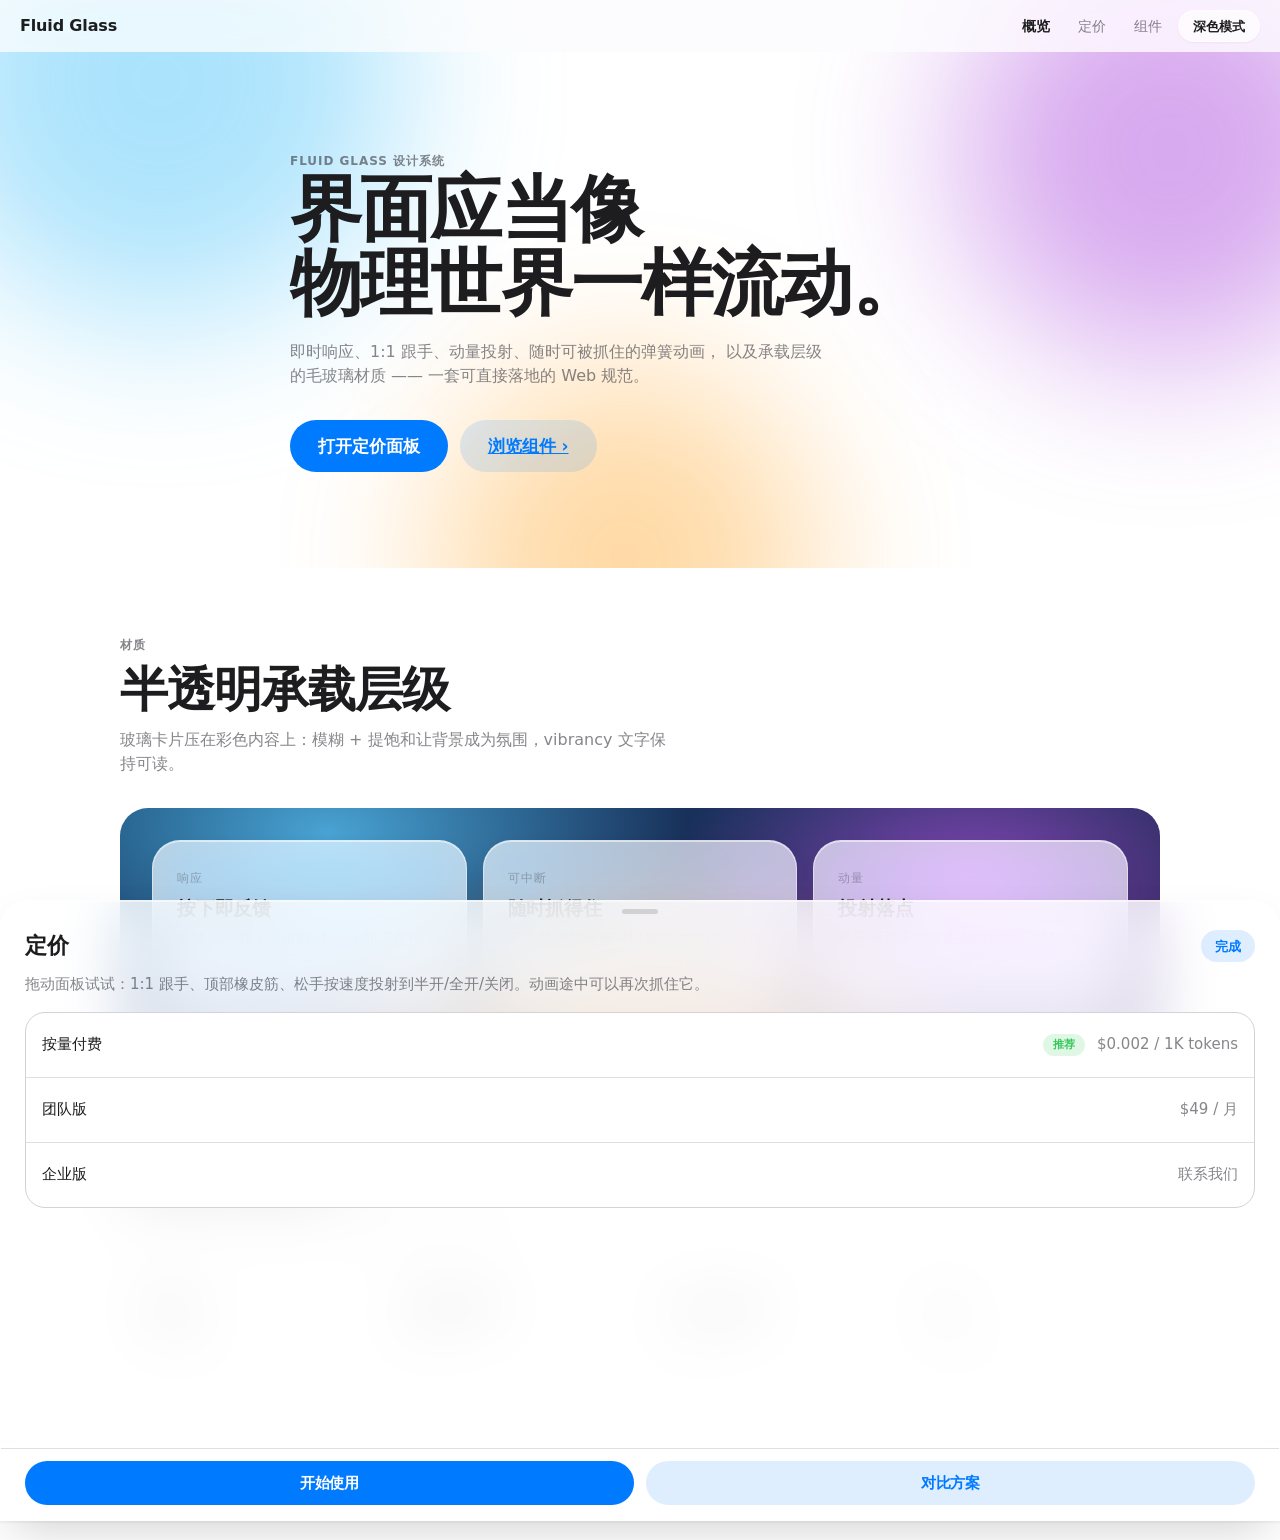
<file: ui_kits/website/index.html>
<!doctype html>
<html lang="zh-CN">
<head>
<meta charset="utf-8">
<meta name="viewport" content="width=device-width, initial-scale=1">
<title>Fluid Glass — 完整网页示例</title>
<link rel="stylesheet" href="../../tokens.css">
<link rel="stylesheet" href="../../materials.css">
<link rel="stylesheet" href="../../components.css">
<style>
  /* ── 页面布局 ── */
  .container { max-width: 1040px; margin: 0 auto; padding: 0 calc(var(--spacing) * 6); }

  /* hero：彩色光斑压在底下，让上方玻璃导航的模糊肉眼可见 */
  .hero {
    position: relative;
    overflow: hidden;
    padding: 148px 0 96px;
  }
  .orb { position: absolute; border-radius: 50%; filter: blur(80px); opacity: .5; pointer-events: none; }
  .orb-1 { width: 480px; height: 480px; top: -160px; left: -80px; background: #5ac8fa; }
  .orb-2 { width: 420px; height: 420px; top: -60px; right: -100px; background: #af52de; }
  .orb-3 { width: 380px; height: 380px; bottom: -180px; left: 34%; background: #ff9500; opacity: .35; }
  .dark .orb { opacity: .28; }
  .hero-inner { position: relative; max-width: 700px; }
  .hero h1 { margin: 0 0 calc(var(--spacing) * 5); }
  .hero p { margin: 0 0 calc(var(--spacing) * 8); max-width: 34em; color: var(--label-secondary); }
  .hero-actions { display: flex; gap: calc(var(--spacing) * 3); flex-wrap: wrap; }

  .section { padding: calc(var(--spacing) * 16) 0; }
  .section-head { max-width: 560px; margin-bottom: calc(var(--spacing) * 8); }
  .section-head h2 { margin: calc(var(--spacing) * 2) 0 calc(var(--spacing) * 3); }
  .section-head p { margin: 0; color: var(--label-secondary); }

  /* 玻璃卡片区：卡片压在渐变带上 */
  .feature-band {
    position: relative; overflow: hidden;
    border-radius: var(--radius-xl);
    padding: calc(var(--spacing) * 8);
    background:
      radial-gradient(600px 320px at 20% 10%, rgba(90, 200, 250, .75) 0%, transparent 60%),
      radial-gradient(520px 300px at 82% 30%, rgba(175, 82, 222, .7) 0%, transparent 58%),
      radial-gradient(640px 400px at 50% 110%, rgba(255, 149, 0, .55) 0%, transparent 56%),
      linear-gradient(165deg, #123a63, #241c46);
  }
  .feature-grid { display: grid; grid-template-columns: repeat(auto-fit, minmax(240px, 1fr)); gap: calc(var(--spacing) * 4); }
  .feature-grid .card-glass h3 { margin: calc(var(--spacing) * 2) 0 calc(var(--spacing) * 2); }
  .feature-grid .card-glass p { margin: 0; }

  .stats { display: grid; grid-template-columns: repeat(auto-fit, minmax(200px, 1fr)); gap: calc(var(--spacing) * 4); }
  .stat-num { display: block; margin-bottom: calc(var(--spacing) * 1); }

  footer {
    border-top: 1px solid var(--separator);
    padding: calc(var(--spacing) * 8) 0 calc(var(--spacing) * 12);
    color: var(--label-tertiary);
  }

  /* sheet 内部布局 */
  .sheet { height: 620px; max-height: 85vh; }
</style>
</head>
<body>

<nav class="navbar material-chrome scroll-edge" id="navbar">
  <a class="navbar-brand" href="#">Fluid Glass</a>
  <div class="navbar-rail">
    <a class="navbar-link is-active" href="#">概览</a>
    <a class="navbar-link" href="#pricing">定价</a>
    <a class="navbar-link" href="../../preview/components.html">组件</a>
    <button class="btn btn-sm btn-glass" id="theme-toggle" type="button">深色模式</button>
  </div>
</nav>

<header class="hero">
  <div class="orb orb-1"></div>
  <div class="orb orb-2"></div>
  <div class="orb orb-3"></div>
  <div class="container hero-inner">
    <span class="text-eyebrow">Fluid Glass 设计系统</span>
    <h1 class="text-display-xl">界面应当像
      <br>物理世界一样流动。</h1>
    <p class="text-body">
      即时响应、1:1 跟手、动量投射、随时可被抓住的弹簧动画，
      以及承载层级的毛玻璃材质 —— 一套可直接落地的 Web 规范。
    </p>
    <div class="hero-actions">
      <button class="btn btn-filled btn-lg" id="open-sheet" type="button">打开定价面板</button>
      <a class="btn btn-tinted btn-lg" href="../../preview/components.html">浏览组件 ›</a>
    </div>
  </div>
</header>

<section class="section">
  <div class="container">
    <div class="section-head">
      <span class="text-eyebrow">材质</span>
      <h2 class="text-display">半透明承载层级</h2>
      <p class="text-body">玻璃卡片压在彩色内容上：模糊 + 提饱和让背景成为氛围，vibrancy 文字保持可读。</p>
    </div>
    <div class="feature-band">
      <div class="feature-grid">
        <div class="card card-glass">
          <span class="text-eyebrow vibrancy-tertiary">响应</span>
          <h3 class="text-title-3 vibrancy-primary">按下即反馈</h3>
          <p class="text-callout vibrancy-secondary">反馈发生在 pointer-down 而不是松手，延迟一出现，直接感就断崖式消失。</p>
        </div>
        <div class="card card-glass">
          <span class="text-eyebrow vibrancy-tertiary">可中断</span>
          <h3 class="text-title-3 vibrancy-primary">随时抓得住</h3>
          <p class="text-callout vibrancy-secondary">正在关闭的面板可以被再次抓住并反向拖动 —— 动画永远从当前呈现值出发。</p>
        </div>
        <div class="card card-glass">
          <span class="text-eyebrow vibrancy-tertiary">动量</span>
          <h3 class="text-title-3 vibrancy-primary">投射落点</h3>
          <p class="text-callout vibrancy-secondary">松手后按手势要去的方向决定吸附点，快甩即抛出，轻放即归位。</p>
        </div>
      </div>
    </div>
  </div>
</section>

<section class="section" id="pricing" style="padding-top:0">
  <div class="container">
    <div class="section-head">
      <span class="text-eyebrow">规模</span>
      <h2 class="text-display">安静的数字</h2>
      <p class="text-body">数据用等宽数字与发丝线呈现，静息态阴影保持耳语级。</p>
    </div>
    <div class="stats">
      <div class="card">
        <span class="stat-num text-title-1 text-nums">40+</span>
        <span class="text-footnote text-secondary">上游服务商</span>
      </div>
      <div class="card">
        <span class="stat-num text-title-1 text-nums">99.9%</span>
        <span class="text-footnote text-secondary">可用性</span>
      </div>
      <div class="card">
        <span class="stat-num text-title-1 text-nums">12 ms</span>
        <span class="text-footnote text-secondary">转发开销</span>
      </div>
      <div class="card">
        <span class="stat-num text-title-1 text-nums">6</span>
        <span class="text-footnote text-secondary">界面语言</span>
      </div>
    </div>
  </div>
</section>

<footer>
  <div class="container text-footnote">
    Fluid Glass · 参考 Apple《Designing Fluid Interfaces》· 演示页面
  </div>
</footer>

<!-- 模态：遮罩 + 底部面板 -->
<div class="scrim" id="scrim"></div>
<section class="sheet" id="sheet" role="dialog" aria-modal="true" aria-label="定价面板" aria-hidden="true">
  <div class="sheet-grabber"></div>
  <div class="sheet-header">
    <h3 class="text-title-2" style="margin:0">定价</h3>
    <button class="btn btn-sm btn-tinted" id="close-sheet" type="button">完成</button>
  </div>
  <div class="sheet-body">
    <p class="text-callout text-secondary" style="margin:0 0 16px">
      拖动面板试试：1:1 跟手、顶部橡皮筋、松手按速度投射到半开/全开/关闭。动画途中可以再次抓住它。
    </p>
    <div class="list-inset">
      <div class="list-row">
        <span class="list-row-label">按量付费</span>
        <span class="badge badge-success">推荐</span>
        <span class="list-row-value text-nums">$0.002 / 1K tokens</span>
      </div>
      <div class="list-row">
        <span class="list-row-label">团队版</span>
        <span class="list-row-value text-nums">$49 / 月</span>
      </div>
      <div class="list-row">
        <span class="list-row-label">企业版</span>
        <span class="list-row-value">联系我们</span>
      </div>
    </div>
  </div>
  <div class="sheet-footer">
    <button class="btn btn-filled" type="button" style="flex:1">开始使用</button>
    <button class="btn btn-tinted" type="button" style="flex:1">对比方案</button>
  </div>
</section>

<script src="../../motion.js"></script>
<script>
(function () {
  var FM = window.FluidMotion;
  var root = document.documentElement;

  /* ── 主题 ── */
  if (matchMedia("(prefers-color-scheme: dark)").matches) root.classList.add("dark");
  var toggle = document.getElementById("theme-toggle");
  function syncToggle() {
    toggle.textContent = root.classList.contains("dark") ? "浅色模式" : "深色模式";
  }
  syncToggle();
  toggle.addEventListener("click", function () {
    root.classList.toggle("dark");
    syncToggle();
  });

  /* ── 滚动边缘渐隐 ── */
  var navbar = document.getElementById("navbar");
  addEventListener("scroll", function () {
    navbar.classList.toggle("is-scrolled", scrollY > 4);
  }, { passive: true });

  /* ── Bottom Sheet：流体物理 ─────────────────────────────
   * y ∈ [0, H]：0 = 全开，H = 收起。detents = [全开, 半开, 收起]。
   * 规则实现：
   *   §2 直接操纵：pointer capture + 记录抓取偏移，1:1 跟手
   *   §3 可中断：动画途中 pointerdown → spring.grab() 取当前值和速度继续拖
   *   §5 速度交接：松手速度作为 spring 初速度
   *   §6 动量投射：project() 决定吸附点
   *   §9 橡皮筋：拖过全开位置时渐进阻尼
   *   §14 减弱动态：降级为透明度淡入淡出
   */
  var sheet = document.getElementById("sheet");
  var scrim = document.getElementById("scrim");
  var reduced = FM.prefersReducedMotion();

  var H = 0;              // 行程总长（收起位）
  var detents = [];       // [0, half, H]
  var y = 0;              // 当前位移
  var spring = FM.createSpring(FM.Springs.sheet);
  var tracker = new FM.VelocityTracker();

  function measure() {
    H = Math.min(sheet.offsetHeight, innerHeight * 0.85);
    detents = [0, Math.round(H * 0.45), H];
  }
  measure();
  y = H;
  render(y);
  addEventListener("resize", function () {
    var wasOpen = y < H;
    measure();
    y = wasOpen ? FM.nearestSnapPoint(y, detents) : H;
    render(y);
  });

  function render(value) {
    y = value;
    sheet.style.transform = "translateY(" + y + "px)";
    var progress = 1 - y / H;
    scrim.style.opacity = progress;
    scrim.style.pointerEvents = progress > 0.05 ? "auto" : "none";
    sheet.setAttribute("aria-hidden", y >= H ? "true" : "false");
  }
  // 遮罩透明度逐帧驱动，关掉 CSS 过渡避免拖拽时滞后
  if (!reduced) scrim.style.transition = "none";

  function settleTo(target, velocity) {
    if (reduced) {
      // 减弱动态：位置直达，反馈退化为遮罩淡入淡出（CSS 过渡仍在）
      render(target);
      return;
    }
    spring.start({
      from: y,
      to: target,
      velocity: velocity || 0,
      onUpdate: function (v) { render(v); },
    });
  }

  document.getElementById("open-sheet").addEventListener("click", function () {
    settleTo(detents[0], 0); // 直达全开：主要操作立即可见；半开档位留给拖拽探索
  });
  document.getElementById("close-sheet").addEventListener("click", function () {
    settleTo(H, 0);
  });
  scrim.addEventListener("click", function () {
    settleTo(H, 0);
  });
  addEventListener("keydown", function (e) {
    if (e.key === "Escape" && y < H) settleTo(H, 0);
  });

  /* ── 拖拽手势 ──
   * 注意：不能在 pointerdown 就 setPointerCapture —— 浏览器会把后续 click
   * 重定向到捕获元素，面板内的按钮会失效。越过迟滞阈值才捕获。 */
  var startPointerY = 0;
  var startSheetY = 0;
  var dragging = false;
  var activePointerId = null;

  function beginDrag(e) {
    dragging = true;
    sheet.setPointerCapture(e.pointerId);
  }

  sheet.addEventListener("pointerdown", function (e) {
    activePointerId = e.pointerId;
    startPointerY = e.clientY;
    startSheetY = y;
    dragging = false;
    tracker.reset();
    tracker.add(y);
    // 动画飞行中被抓住：立即接管当前值（可中断性），不等迟滞
    if (spring.isRunning()) {
      var state = spring.grab();
      y = state.value;
      startSheetY = y;
      beginDrag(e);
    }
  });

  sheet.addEventListener("pointermove", function (e) {
    if (e.pointerId !== activePointerId) return;
    var delta = e.clientY - startPointerY;
    if (!dragging) {
      if (Math.abs(delta) < 6) return; // §10 手势迟滞
      beginDrag(e);
    }
    var raw = startSheetY + delta;
    var next;
    if (raw < 0) {
      next = -FM.rubberband(-raw, H); // 拖过全开：橡皮筋
    } else {
      next = Math.min(raw, H);
    }
    tracker.add(next);
    render(next);
  });

  function release(e) {
    if (e.pointerId !== activePointerId) return;
    activePointerId = null;
    if (sheet.hasPointerCapture(e.pointerId)) sheet.releasePointerCapture(e.pointerId);
    if (!dragging) return;
    dragging = false;
    var velocity = tracker.velocity();                 // §5 松手速度
    var projected = y + FM.project(velocity);          // §6 投射落点
    var target = FM.nearestSnapPoint(projected, detents);
    if (target < 0) target = 0;
    settleTo(target, velocity);                        // 速度交接给 spring
  }
  sheet.addEventListener("pointerup", release);
  sheet.addEventListener("pointercancel", release);
})();
</script>
</body>
</html>
</file>
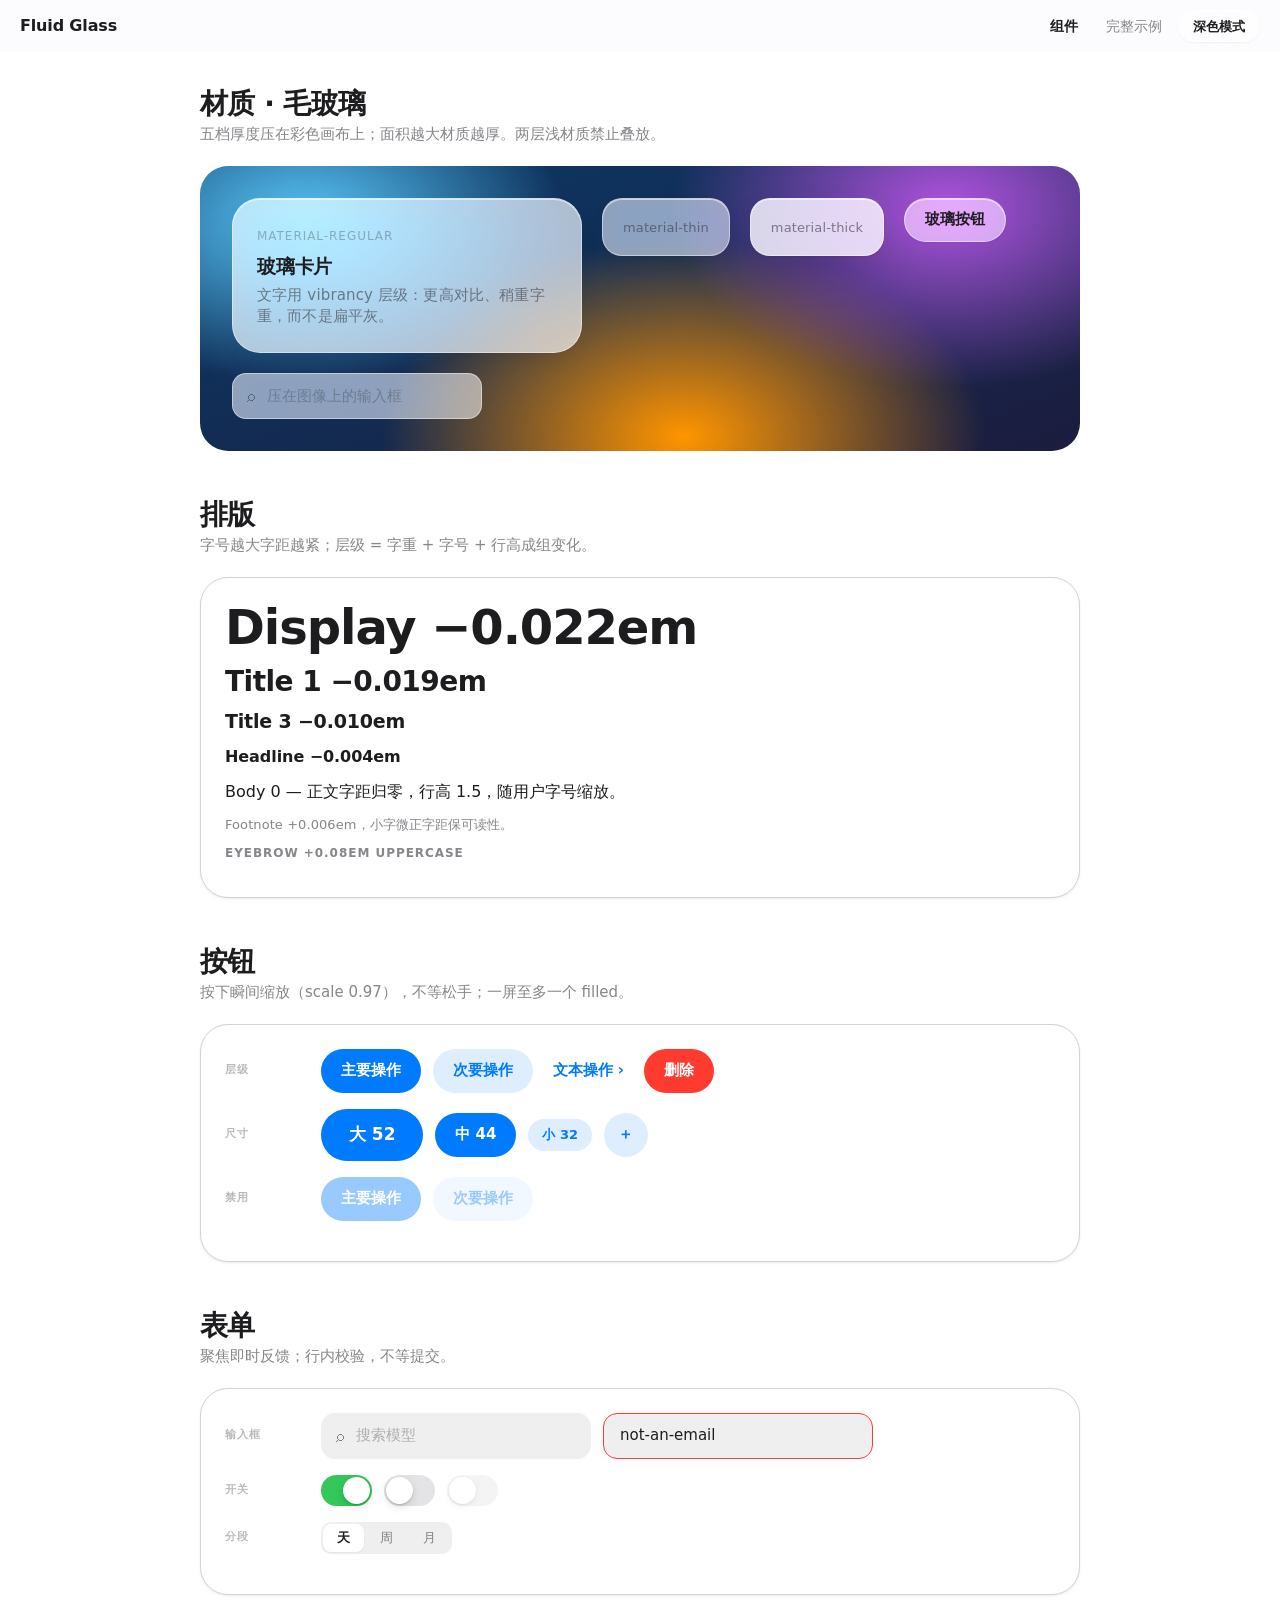
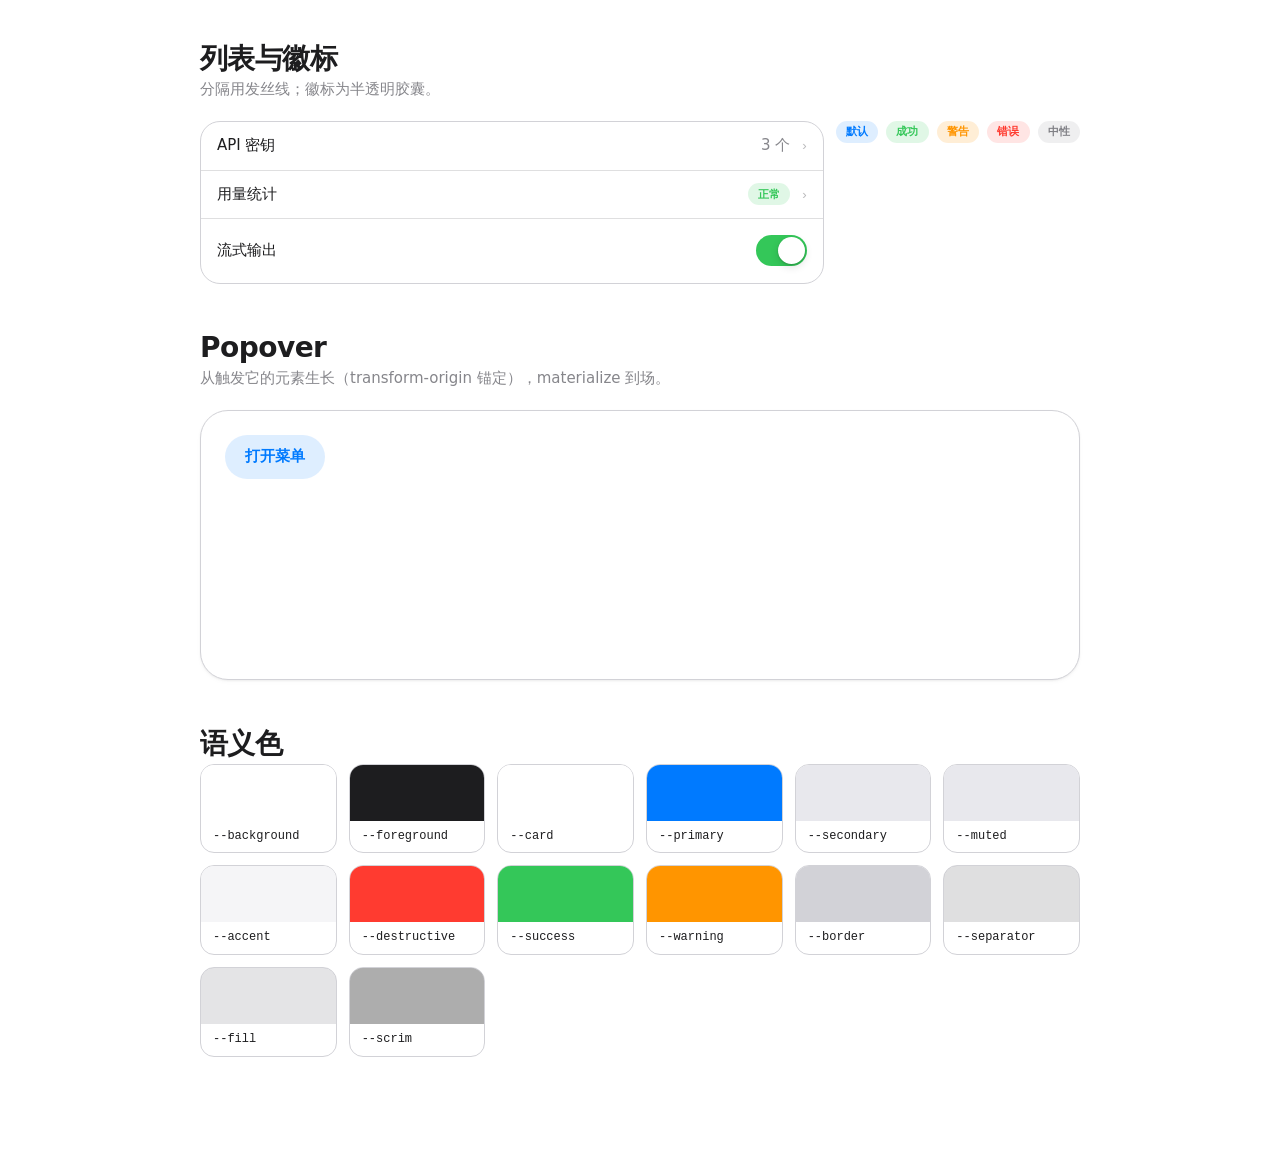
<file: preview/components.html>
<!doctype html>
<html lang="zh-CN">
<head>
<meta charset="utf-8">
<meta name="viewport" content="width=device-width, initial-scale=1">
<title>Fluid Glass — 组件预览</title>
<link rel="stylesheet" href="../tokens.css">
<link rel="stylesheet" href="../materials.css">
<link rel="stylesheet" href="../components.css">
<style>
  body { padding: 88px calc(var(--spacing) * 8) calc(var(--spacing) * 16); }
  .section { max-width: 880px; margin: 0 auto calc(var(--spacing) * 12); }
  .section > h2 { margin: 0 0 calc(var(--spacing) * 1); }
  .section > p { margin: 0 0 calc(var(--spacing) * 5); color: var(--muted-foreground); }
  .row {
    display: flex; align-items: center; flex-wrap: wrap;
    gap: calc(var(--spacing) * 3); margin-bottom: calc(var(--spacing) * 4);
  }
  .row-label {
    min-width: 84px; font: 600 0.6875rem/1 var(--font-mono);
    letter-spacing: 0.1em; text-transform: uppercase; color: var(--label-tertiary);
  }
  /* 彩色画布：专门用来展示毛玻璃 */
  .glass-stage {
    position: relative; overflow: hidden; border-radius: var(--radius-xl);
    padding: calc(var(--spacing) * 8);
    display: flex; flex-wrap: wrap; gap: calc(var(--spacing) * 5); align-items: flex-start;
    background:
      radial-gradient(420px 260px at 12% 20%, #5ac8fa 0%, transparent 62%),
      radial-gradient(460px 300px at 85% 15%, #af52de 0%, transparent 60%),
      radial-gradient(520px 340px at 55% 95%, #ff9500 0%, transparent 58%),
      linear-gradient(160deg, #0a3a67, #1c1c3e);
  }
  .glass-stage .card-glass { max-width: 300px; }
  .swatches { display: grid; grid-template-columns: repeat(auto-fill, minmax(120px, 1fr)); gap: calc(var(--spacing) * 3); }
  .swatch { border-radius: var(--radius-md); border: 1px solid var(--border); overflow: hidden; }
  .swatch-chip { height: 56px; }
  .swatch-name { padding: calc(var(--spacing) * 2) calc(var(--spacing) * 3); font: 500 0.75rem/1.3 var(--font-mono); }
  .type-specimen > * { margin: 0 0 calc(var(--spacing) * 3); display: block; }
</style>
</head>
<body>

<nav class="navbar material-chrome scroll-edge" id="navbar">
  <a class="navbar-brand" href="#">Fluid Glass</a>
  <div class="navbar-rail">
    <a class="navbar-link is-active" href="#">组件</a>
    <a class="navbar-link" href="../ui_kits/website/index.html">完整示例</a>
    <button class="btn btn-sm btn-glass" id="theme-toggle" type="button">深色模式</button>
  </div>
</nav>

<section class="section">
  <h2 class="text-title-1">材质 · 毛玻璃</h2>
  <p class="text-callout">五档厚度压在彩色画布上；面积越大材质越厚。两层浅材质禁止叠放。</p>
  <div class="glass-stage">
    <div class="card card-glass">
      <span class="text-eyebrow vibrancy-tertiary">material-regular</span>
      <h3 class="text-title-3 vibrancy-primary" style="margin:8px 0 6px">玻璃卡片</h3>
      <p class="text-callout vibrancy-secondary" style="margin:0">
        文字用 vibrancy 层级：更高对比、稍重字重，而不是扁平灰。
      </p>
    </div>
    <div class="material-thin" style="border-radius:var(--radius-lg);padding:16px 20px">
      <span class="text-footnote vibrancy-secondary">material-thin</span>
    </div>
    <div class="material-thick" style="border-radius:var(--radius-lg);padding:16px 20px">
      <span class="text-footnote vibrancy-secondary">material-thick</span>
    </div>
    <button class="btn btn-glass" type="button">玻璃按钮</button>
    <div class="field field-glass" style="min-width:220px">
      <span class="field-icon">⌕</span>
      <input aria-label="搜索" placeholder="压在图像上的输入框">
    </div>
  </div>
</section>

<section class="section">
  <h2 class="text-title-1">排版</h2>
  <p class="text-callout">字号越大字距越紧；层级 = 字重 + 字号 + 行高成组变化。</p>
  <div class="card type-specimen">
    <span class="text-display">Display −0.022em</span>
    <span class="text-title-1">Title 1 −0.019em</span>
    <span class="text-title-3">Title 3 −0.010em</span>
    <span class="text-headline">Headline −0.004em</span>
    <span class="text-body">Body 0 — 正文字距归零，行高 1.5，随用户字号缩放。</span>
    <span class="text-footnote text-secondary">Footnote +0.006em，小字微正字距保可读性。</span>
    <span class="text-eyebrow">Eyebrow +0.08em uppercase</span>
  </div>
</section>

<section class="section">
  <h2 class="text-title-1">按钮</h2>
  <p class="text-callout">按下瞬间缩放（scale 0.97），不等松手；一屏至多一个 filled。</p>
  <div class="card">
    <div class="row">
      <span class="row-label">层级</span>
      <button class="btn btn-filled" type="button">主要操作</button>
      <button class="btn btn-tinted" type="button">次要操作</button>
      <button class="btn btn-plain" type="button">文本操作 ›</button>
      <button class="btn btn-destructive" type="button">删除</button>
    </div>
    <div class="row">
      <span class="row-label">尺寸</span>
      <button class="btn btn-filled btn-lg" type="button">大 52</button>
      <button class="btn btn-filled" type="button">中 44</button>
      <button class="btn btn-tinted btn-sm" type="button">小 32</button>
      <button class="btn btn-icon btn-tinted" type="button" aria-label="添加">＋</button>
    </div>
    <div class="row">
      <span class="row-label">禁用</span>
      <button class="btn btn-filled" type="button" disabled>主要操作</button>
      <button class="btn btn-tinted" type="button" disabled>次要操作</button>
    </div>
  </div>
</section>

<section class="section">
  <h2 class="text-title-1">表单</h2>
  <p class="text-callout">聚焦即时反馈；行内校验，不等提交。</p>
  <div class="card">
    <div class="row">
      <span class="row-label">输入框</span>
      <div class="field" style="min-width:240px">
        <span class="field-icon">⌕</span>
        <input aria-label="搜索模型" placeholder="搜索模型">
      </div>
      <div class="field is-invalid" style="min-width:240px">
        <input aria-label="邮箱" value="not-an-email">
      </div>
    </div>
    <div class="row">
      <span class="row-label">开关</span>
      <input class="switch" type="checkbox" checked aria-label="启用流式输出">
      <input class="switch" type="checkbox" aria-label="启用日志">
      <input class="switch" type="checkbox" disabled aria-label="禁用项">
    </div>
    <div class="row">
      <span class="row-label">分段</span>
      <div class="segmented" role="radiogroup" aria-label="时间范围">
        <label><input type="radio" name="range" checked><span>天</span></label>
        <label><input type="radio" name="range"><span>周</span></label>
        <label><input type="radio" name="range"><span>月</span></label>
      </div>
    </div>
  </div>
</section>

<section class="section">
  <h2 class="text-title-1">列表与徽标</h2>
  <p class="text-callout">分隔用发丝线；徽标为半透明胶囊。</p>
  <div class="row" style="align-items:flex-start">
    <div class="list-inset" style="flex:1;min-width:280px">
      <button class="list-row" type="button">
        <span class="list-row-label">API 密钥</span>
        <span class="list-row-value">3 个</span>
        <span class="list-row-chevron">›</span>
      </button>
      <button class="list-row" type="button">
        <span class="list-row-label">用量统计</span>
        <span class="badge badge-success">正常</span>
        <span class="list-row-chevron">›</span>
      </button>
      <div class="list-row">
        <span class="list-row-label">流式输出</span>
        <input class="switch" type="checkbox" checked aria-label="流式输出">
      </div>
    </div>
    <div style="display:flex;gap:8px;flex-wrap:wrap">
      <span class="badge">默认</span>
      <span class="badge badge-success">成功</span>
      <span class="badge badge-warning">警告</span>
      <span class="badge badge-error">错误</span>
      <span class="badge badge-neutral">中性</span>
    </div>
  </div>
</section>

<section class="section">
  <h2 class="text-title-1">Popover</h2>
  <p class="text-callout">从触发它的元素生长（transform-origin 锚定），materialize 到场。</p>
  <div class="card" style="position:relative;min-height:220px">
    <button class="btn btn-tinted" id="popover-trigger" type="button">打开菜单</button>
    <div class="popover" id="popover" hidden style="top:64px;left:24px;--popover-origin:top left">
      <button class="popover-item" type="button">复制密钥</button>
      <button class="popover-item" type="button">重置额度</button>
      <div class="popover-separator"></div>
      <button class="popover-item is-destructive" type="button">删除</button>
    </div>
  </div>
</section>

<section class="section">
  <h2 class="text-title-1">语义色</h2>
  <div class="swatches" id="swatches"></div>
</section>

<script src="../motion.js"></script>
<script>
(function () {
  var root = document.documentElement;

  // 跟随系统主题，可手动切换
  if (matchMedia("(prefers-color-scheme: dark)").matches) root.classList.add("dark");
  var toggle = document.getElementById("theme-toggle");
  function syncToggle() {
    toggle.textContent = root.classList.contains("dark") ? "浅色模式" : "深色模式";
  }
  syncToggle();
  toggle.addEventListener("click", function () {
    root.classList.toggle("dark");
    syncToggle();
  });

  // 滚动边缘渐隐
  var navbar = document.getElementById("navbar");
  addEventListener("scroll", function () {
    navbar.classList.toggle("is-scrolled", scrollY > 4);
  }, { passive: true });

  // Popover：materialize 进出，路径对称
  var trigger = document.getElementById("popover-trigger");
  var popover = document.getElementById("popover");
  trigger.addEventListener("click", function () {
    if (popover.hidden) {
      popover.hidden = false;
      popover.classList.remove("materialize-out");
      popover.classList.add("materialize-in");
    } else {
      popover.classList.remove("materialize-in");
      popover.classList.add("materialize-out");
      popover.addEventListener("animationend", function onEnd() {
        popover.hidden = true;
        popover.removeEventListener("animationend", onEnd);
      });
    }
  });

  // 语义色票
  var roles = ["background", "foreground", "card", "primary", "secondary", "muted",
    "accent", "destructive", "success", "warning", "border", "separator", "fill", "scrim"];
  var wrap = document.getElementById("swatches");
  roles.forEach(function (r) {
    var d = document.createElement("div");
    d.className = "swatch";
    d.innerHTML = '<div class="swatch-chip" style="background:var(--' + r + ')"></div>' +
      '<div class="swatch-name">--' + r + "</div>";
    wrap.appendChild(d);
  });
})();
</script>
</body>
</html>
</file>
<file: tokens.css>
/*
 * Fluid Glass 设计系统 — Design Tokens
 * 灵感来源：Apple Human Interface Guidelines + WWDC《Designing Fluid Interfaces》
 *
 * 架构（两层）：
 *   1. 原始色板（primitive）—— gray 阶梯、系统强调色（light/dark 成对）、label 半透明文本色
 *   2. 语义 token（semantic）—— :root（light）与 .dark 把角色映射到原始色板
 *      组件与页面只允许消费语义 token，禁止直接引用原始色板。
 *
 * 本文件还定义：排版刻度（字号越大字距越紧）、间距、圆角、阴影、
 * 材质 token（毛玻璃，见 materials.css 的消费方式）、动效 token（spring 参数 + 时长带 + 缓动）。
 *
 * 无障碍：文件尾部包含 prefers-reduced-motion / prefers-contrast 的全局降级。
 * prefers-reduced-transparency 的材质降级在 materials.css。
 */

:root {
  /* ===== 原始色板 ===== */

  /* gray（iOS 系统灰阶） */
  --gray-25: #fbfbfd;
  --gray-50: #f5f5f7;
  --gray-100: #e8e8ed;
  --gray-200: #d2d2d7;
  --gray-300: #aeaeb2;
  --gray-400: #8e8e93;
  --gray-500: #6e6e73;
  --gray-600: #48484a;
  --gray-700: #3a3a3c;
  --gray-800: #2c2c2e;
  --gray-850: #1c1c1e;
  --gray-900: #161617;
  --gray-950: #000000;

  /* 系统强调色（light 值；dark 变体在 .dark 中覆盖语义层） */
  --sys-blue: #007aff;
  --sys-green: #34c759;
  --sys-red: #ff3b30;
  --sys-orange: #ff9500;
  --sys-yellow: #ffcc00;
  --sys-teal: #30b0c7;
  --sys-indigo: #5856d6;
  --sys-purple: #af52de;
  --sys-pink: #ff2d55;

  /* label（半透明文本，压在材质上仍保持层级） */
  --label-primary: #1d1d1f;
  --label-secondary: rgba(60, 60, 67, 0.62);
  --label-tertiary: rgba(60, 60, 67, 0.36);
  --label-quaternary: rgba(60, 60, 67, 0.18);

  /* ===== 语义角色（light）===== */

  --background: #ffffff;
  --background-subtle: var(--gray-50);
  --foreground: var(--label-primary);
  --card: #ffffff;
  --card-foreground: var(--label-primary);
  --popover: #ffffff;
  --popover-foreground: var(--label-primary);

  --primary: var(--sys-blue);
  --primary-foreground: #ffffff;
  --secondary: var(--gray-100);
  --secondary-foreground: var(--label-primary);
  --muted: var(--gray-100);
  --muted-foreground: var(--label-secondary);
  --accent: var(--gray-50);
  --accent-foreground: var(--label-primary);

  --destructive: var(--sys-red);
  --destructive-foreground: #ffffff;
  --success: var(--sys-green);
  --success-foreground: #ffffff;
  --warning: var(--sys-orange);
  --warning-foreground: #ffffff;

  --border: var(--gray-200);
  --separator: rgba(60, 60, 67, 0.16);
  --input: var(--gray-200);
  --ring: var(--sys-blue);
  --scrim: rgba(0, 0, 0, 0.32);

  --fill: rgba(120, 120, 128, 0.20);        /* 控件底色（开关轨道、分段控件槽） */
  --fill-subtle: rgba(120, 120, 128, 0.12); /* 输入框、次级填充 */

  /* ===== 材质（毛玻璃）=====
   * 五档厚度：面积越大、层级越结构化，材质越厚。
   * 消费方式见 materials.css（.material-*），禁止两层浅材质直接叠放。
   */
  --material-saturate: 180%;
  --material-ultrathin-bg: rgba(255, 255, 255, 0.40);
  --material-ultrathin-blur: 12px;
  --material-thin-bg: rgba(255, 255, 255, 0.55);
  --material-thin-blur: 16px;
  --material-regular-bg: rgba(255, 255, 255, 0.68);
  --material-regular-blur: 22px;
  --material-thick-bg: rgba(255, 255, 255, 0.80);
  --material-thick-blur: 30px;
  --material-chrome-bg: rgba(252, 252, 254, 0.82); /* 导航栏/工具栏专用 */
  --material-chrome-blur: 20px;
  --material-border: rgba(255, 255, 255, 0.45);
  --material-edge: rgba(255, 255, 255, 0.55);      /* 顶部亮边 = 材质受光 */

  /* ===== 排版 =====
   * 默认系统字体（自带光学字号与字距表）；mono 仅用于代码与数据。
   * 字距规则：字号越大字距越紧（display 负字距），正文归零，小字微正。
   */
  --font-sans: -apple-system, BlinkMacSystemFont, "SF Pro Text", "SF Pro Display",
    "PingFang SC", "Segoe UI", "Microsoft YaHei", system-ui, sans-serif;
  --font-mono: ui-monospace, "SF Mono", "JetBrains Mono", Menlo, Consolas, monospace;

  /* ===== 间距 / 圆角 =====
   * 间距基于 rem：跟随用户字号设置缩放（Dynamic Type 思路）。
   * 实用刻度 = calc(var(--spacing) * n)，n ∈ 1,2,3,4,6,8,12,16,24,32
   */
  --spacing: 0.25rem;

  --radius-xs: 6px;
  --radius-sm: 10px;
  --radius-md: 14px;
  --radius-lg: 20px;
  --radius-xl: 28px;
  --radius-capsule: 999px;
  --radius: var(--radius-lg);

  /* 控件高度（44px 为最小触控目标） */
  --control-sm: 32px;
  --control-md: 44px;
  --control-lg: 52px;

  /* ===== 阴影 =====
   * 静息态耳语级；层级优先靠 1px 边与材质厚度表达。
   * 大面积玻璃面用 shadow-glass-*（更深，读作“更厚”）。
   */
  --shadow-xs: 0 1px 2px rgba(0, 0, 0, 0.05);
  --shadow-sm: 0 1px 2px rgba(0, 0, 0, 0.05), 0 2px 6px -2px rgba(0, 0, 0, 0.05);
  --shadow-md: 0 2px 4px -1px rgba(0, 0, 0, 0.05), 0 6px 14px -4px rgba(0, 0, 0, 0.07);
  --shadow-lg: 0 4px 8px -3px rgba(0, 0, 0, 0.06), 0 12px 28px -8px rgba(0, 0, 0, 0.10);
  --shadow-xl: 0 8px 16px -6px rgba(0, 0, 0, 0.08), 0 20px 44px -10px rgba(0, 0, 0, 0.14);
  --shadow-glass: 0 1px 1px rgba(0, 0, 0, 0.04), 0 8px 24px -8px rgba(0, 0, 0, 0.10);
  --shadow-glass-lg: 0 2px 2px rgba(0, 0, 0, 0.05), 0 20px 48px -12px rgba(0, 0, 0, 0.18);

  /* ===== 动效 =====
   * spring 参数取自 Apple 的 damping（阻尼比）/ response（响应，秒）模型。
   * damping 1.0 = 临界阻尼（默认，无回弹）；只有手势带动量时才用 0.8。
   * motion.js 直接读取这些 token；CSS 过渡用下面的时长带 + 缓动做退化实现。
   */
  --spring-default-damping: 1;
  --spring-default-response: 0.4;
  --spring-snappy-damping: 1;
  --spring-snappy-response: 0.3;
  --spring-bouncy-damping: 0.8;   /* 仅限 flick / 拖拽释放等有动量的交互 */
  --spring-bouncy-response: 0.4;
  --spring-sheet-damping: 0.8;
  --spring-sheet-response: 0.3;

  --duration-instant: 100ms; /* 按下反馈 */
  --duration-fast: 200ms;    /* 悬停、颜色 */
  --duration-base: 300ms;    /* 常规位移、弹层 */
  --duration-slow: 450ms;    /* 大面积转场 */

  --ease-out: cubic-bezier(0.25, 1, 0.5, 1);
  --ease-in: cubic-bezier(0.5, 0, 0.75, 0);   /* --ease-out 的镜像，出入路径对称 */
  --ease-in-out: cubic-bezier(0.45, 0, 0.55, 1);

  --press-scale: 0.97; /* 按下缩放，全站统一 */
}

/* ===== 语义角色（dark）===== */
.dark {
  --label-primary: #f5f5f7;
  --label-secondary: rgba(235, 235, 245, 0.64);
  --label-tertiary: rgba(235, 235, 245, 0.38);
  --label-quaternary: rgba(235, 235, 245, 0.20);

  --background: var(--gray-950);
  --background-subtle: var(--gray-900);
  --foreground: var(--label-primary);
  --card: var(--gray-850);
  --card-foreground: var(--label-primary);
  --popover: var(--gray-800);
  --popover-foreground: var(--label-primary);

  --primary: #0a84ff;
  --primary-foreground: #ffffff;
  --secondary: var(--gray-800);
  --secondary-foreground: var(--label-primary);
  --muted: var(--gray-800);
  --muted-foreground: var(--label-secondary);
  --accent: var(--gray-800);
  --accent-foreground: var(--label-primary);

  --destructive: #ff453a;
  --success: #30d158;
  --warning: #ff9f0a;

  --border: var(--gray-700);
  --separator: rgba(235, 235, 245, 0.14);
  --input: var(--gray-700);
  --ring: #0a84ff;
  --scrim: rgba(0, 0, 0, 0.48);

  --fill: rgba(120, 120, 128, 0.36);
  --fill-subtle: rgba(120, 120, 128, 0.24);

  --material-ultrathin-bg: rgba(28, 28, 30, 0.42);
  --material-thin-bg: rgba(28, 28, 30, 0.55);
  --material-regular-bg: rgba(28, 28, 30, 0.68);
  --material-thick-bg: rgba(28, 28, 30, 0.82);
  --material-chrome-bg: rgba(22, 22, 24, 0.84);
  --material-border: rgba(255, 255, 255, 0.10);
  --material-edge: rgba(255, 255, 255, 0.12);

  --shadow-xs: 0 1px 2px rgba(0, 0, 0, 0.30);
  --shadow-sm: 0 1px 2px rgba(0, 0, 0, 0.32), 0 2px 6px -2px rgba(0, 0, 0, 0.32);
  --shadow-md: 0 2px 4px -1px rgba(0, 0, 0, 0.36), 0 6px 14px -4px rgba(0, 0, 0, 0.36);
  --shadow-lg: 0 4px 8px -3px rgba(0, 0, 0, 0.40), 0 12px 28px -8px rgba(0, 0, 0, 0.44);
  --shadow-xl: 0 8px 16px -6px rgba(0, 0, 0, 0.44), 0 20px 44px -10px rgba(0, 0, 0, 0.52);
  --shadow-glass: 0 1px 1px rgba(0, 0, 0, 0.20), 0 8px 24px -8px rgba(0, 0, 0, 0.40);
  --shadow-glass-lg: 0 2px 2px rgba(0, 0, 0, 0.24), 0 20px 48px -12px rgba(0, 0, 0, 0.55);
}

/* ===== 基础排版 ===== */
html {
  font: 100%/1.5 var(--font-sans);
  -webkit-font-smoothing: antialiased;
  text-size-adjust: 100%;
}

body {
  margin: 0;
  background: var(--background);
  color: var(--foreground);
}

::selection {
  background: color-mix(in srgb, var(--primary) 24%, transparent);
}

/* 排版刻度：weight + size + 行高 + 字距成组使用，不允许单独换字距 */
.text-display-xl {
  font: 700 clamp(2.75rem, 4vw + 1.5rem, 4.5rem) / 1.03 var(--font-sans);
  letter-spacing: -0.025em;
}
.text-display {
  font: 700 clamp(2rem, 2.5vw + 1.25rem, 3rem) / 1.08 var(--font-sans);
  letter-spacing: -0.022em;
}
.text-title-1 { font: 600 1.75rem/1.15 var(--font-sans); letter-spacing: -0.019em; }
.text-title-2 { font: 600 1.375rem/1.2 var(--font-sans); letter-spacing: -0.014em; }
.text-title-3 { font: 600 1.1875rem/1.25 var(--font-sans); letter-spacing: -0.010em; }
.text-headline { font: 600 1rem/1.4 var(--font-sans); letter-spacing: -0.004em; }
.text-body { font: 400 1rem/1.5 var(--font-sans); letter-spacing: 0; }
.text-callout { font: 400 0.9375rem/1.45 var(--font-sans); letter-spacing: 0; }
.text-footnote { font: 400 0.8125rem/1.4 var(--font-sans); letter-spacing: 0.006em; }
.text-caption { font: 500 0.75rem/1.35 var(--font-sans); letter-spacing: 0.010em; }
.text-eyebrow {
  font: 600 0.75rem/1.2 var(--font-sans);
  letter-spacing: 0.08em;
  text-transform: uppercase;
  color: var(--muted-foreground);
}
.text-mono { font-family: var(--font-mono); font-size: 0.875em; }
.text-nums { font-variant-numeric: tabular-nums; }

.text-secondary { color: var(--label-secondary); }
.text-tertiary { color: var(--label-tertiary); }

/* ===== 无障碍全局降级 ===== */

/* 减弱动态：取消位移/缩放/弹簧类动效，保留短促的透明度与颜色过渡（反馈不消失）。
 * JS 驱动的动效必须经 FluidMotion.prefersReducedMotion() 判断后改用淡入淡出。 */
@media (prefers-reduced-motion: reduce) {
  :root {
    --press-scale: 1; /* 取消按下缩放，按压反馈退化为颜色变化 */
  }
  *,
  *::before,
  *::after {
    animation-duration: 1ms !important;
    animation-iteration-count: 1 !important;
    scroll-behavior: auto !important;
  }
}

/* 高对比：边界改为实线可见 */
@media (prefers-contrast: more) {
  :root,
  .dark {
    --border: currentColor;
    --separator: currentColor;
  }
}
</file>
<file: materials.css>
/*
 * Fluid Glass 设计系统 — 材质层（毛玻璃）
 * 依赖 tokens.css。
 *
 * 规则：
 *   1. 材质是「浮动的功能层」：导航/工具栏/弹层用材质，内容从下面滚过；不要做不透明色条。
 *   2. 厚度编码层级：面积越大、越结构化的面，材质越厚（blur 更强 + 阴影更深）。
 *   3. 禁止两层浅材质直接叠放 —— 可读性会崩。叠放时上层必须用 thick/chrome 或实底。
 *   4. 材质面上的文字用 vibrancy 类（更高对比、稍重字重），彩色内容放实底层。
 *   5. 玻璃面的出入场用 .materialize：blur 与 scale 一起动画，读作「材质到场」而非淡入。
 *   6. 悬浮 UI 与内容交界处用 .scroll-edge 渐隐，不用 1px 硬分割线。
 */

/* ── 五档材质 ─────────────────────────────────────────────── */

.material-ultrathin,
.material-thin,
.material-regular,
.material-thick,
.material-chrome {
  border: 1px solid var(--material-border);
  /* 顶部亮边 = 光打在材质上缘 */
  box-shadow: inset 0 1px 0 0 var(--material-edge), var(--shadow-glass);
}

.material-ultrathin {
  background: var(--material-ultrathin-bg);
  -webkit-backdrop-filter: blur(var(--material-ultrathin-blur)) saturate(var(--material-saturate));
  backdrop-filter: blur(var(--material-ultrathin-blur)) saturate(var(--material-saturate));
}

.material-thin {
  background: var(--material-thin-bg);
  -webkit-backdrop-filter: blur(var(--material-thin-blur)) saturate(var(--material-saturate));
  backdrop-filter: blur(var(--material-thin-blur)) saturate(var(--material-saturate));
}

.material-regular {
  background: var(--material-regular-bg);
  -webkit-backdrop-filter: blur(var(--material-regular-blur)) saturate(var(--material-saturate));
  backdrop-filter: blur(var(--material-regular-blur)) saturate(var(--material-saturate));
}

.material-thick {
  background: var(--material-thick-bg);
  -webkit-backdrop-filter: blur(var(--material-thick-blur)) saturate(var(--material-saturate));
  backdrop-filter: blur(var(--material-thick-blur)) saturate(var(--material-saturate));
  box-shadow: inset 0 1px 0 0 var(--material-edge), var(--shadow-glass-lg);
}

/* 导航栏/工具栏专用：无边框圆角，靠 scroll-edge 与内容分界 */
.material-chrome {
  background: var(--material-chrome-bg);
  -webkit-backdrop-filter: blur(var(--material-chrome-blur)) saturate(var(--material-saturate));
  backdrop-filter: blur(var(--material-chrome-blur)) saturate(var(--material-saturate));
  border: 0;
  box-shadow: none;
}

/* ── Vibrancy：材质面上的文字 ─────────────────────────────── */
/* 不要用扁平灰；用更高对比 + 稍重字重 + 微加字距 */

.vibrancy-primary {
  color: var(--label-primary);
}
.vibrancy-secondary {
  color: var(--label-secondary);
  font-weight: 500;
  letter-spacing: 0.01em;
}
.vibrancy-tertiary {
  color: var(--label-tertiary);
  font-weight: 500;
}

/* ── 滚动边缘渐隐（代替硬分割线）───────────────────────────── */
/* 用在 sticky/fixed 的 chrome 上；页面滚动后由 JS 加 .is-scrolled */

.scroll-edge {
  position: relative;
}
.scroll-edge::after {
  content: "";
  position: absolute;
  inset-inline: 0;
  top: 100%;
  height: 12px;
  background: linear-gradient(to bottom, rgba(0, 0, 0, 0.07), transparent);
  opacity: 0;
  pointer-events: none;
  transition: opacity var(--duration-fast) var(--ease-out);
}
.scroll-edge.is-scrolled::after {
  opacity: 1;
}
.dark .scroll-edge::after {
  background: linear-gradient(to bottom, rgba(0, 0, 0, 0.35), transparent);
}

/* ── 遮罩（模态专用；并行面板不加遮罩以保持心流）──────────── */

.scrim {
  position: fixed;
  inset: 0;
  background: var(--scrim);
  opacity: 0;
  pointer-events: none;
  transition: opacity var(--duration-base) var(--ease-out);
  z-index: 40;
}
.scrim.is-open {
  opacity: 1;
  pointer-events: auto;
}

/* ── Materialize：玻璃面的到场/离场 ───────────────────────── */
/* blur 与 scale 一起动画；离场用镜像缓动，保证来路与归路对称 */

.materialize-in {
  animation: fg-materialize-in var(--duration-base) var(--ease-out) both;
}
.materialize-out {
  animation: fg-materialize-out var(--duration-fast) var(--ease-in) both;
}
@keyframes fg-materialize-in {
  from {
    opacity: 0;
    transform: scale(0.96);
    -webkit-backdrop-filter: blur(0) saturate(100%);
    backdrop-filter: blur(0) saturate(100%);
  }
}
@keyframes fg-materialize-out {
  to {
    opacity: 0;
    transform: scale(0.97);
    -webkit-backdrop-filter: blur(0) saturate(100%);
    backdrop-filter: blur(0) saturate(100%);
  }
}

/* ── 降级 ─────────────────────────────────────────────────── */

/* 不支持 backdrop-filter：退化为近实底 */
@supports not ((backdrop-filter: blur(1px)) or (-webkit-backdrop-filter: blur(1px))) {
  .material-ultrathin,
  .material-thin,
  .material-regular,
  .material-thick,
  .material-chrome {
    background: color-mix(in srgb, var(--background) 92%, transparent);
  }
}

/* 用户要求降低透明度：材质变实底、去模糊 */
@media (prefers-reduced-transparency: reduce) {
  .material-ultrathin,
  .material-thin,
  .material-regular,
  .material-thick,
  .material-chrome {
    background: var(--background);
    -webkit-backdrop-filter: none;
    backdrop-filter: none;
  }
}

/* 高对比：近实底 + 明确的对比边框 */
@media (prefers-contrast: more) {
  .material-ultrathin,
  .material-thin,
  .material-regular,
  .material-thick,
  .material-chrome {
    background: var(--background);
    -webkit-backdrop-filter: none;
    backdrop-filter: none;
    border: 1px solid currentColor;
  }
}
</file>
<file: components.css>
/*
 * Fluid Glass 设计系统 — 组件层
 * 依赖 tokens.css + materials.css。
 *
 * 通用行为约定：
 *   - 反馈在按下瞬间发生（:active），不等松手；按下过渡用 --duration-instant。
 *   - 所有可聚焦控件必须有 :focus-visible ring。
 *   - 悬停/颜色过渡 --duration-fast；位移类 --duration-base + --ease-out。
 *   - 手势驱动的运动（sheet 拖拽等）不用 CSS transition，由 motion.js 的 spring 驱动。
 *   - 最小触控目标 44×44px。
 */

/* ── Button ───────────────────────────────────────────────── */
/* 胶囊形；层级：filled > tinted > glass > plain。一屏至多一个 filled。 */

.btn {
  display: inline-flex;
  align-items: center;
  justify-content: center;
  gap: calc(var(--spacing) * 2);
  height: var(--control-md);
  padding: 0 calc(var(--spacing) * 5);
  border: 0;
  border-radius: var(--radius-capsule);
  background: transparent;
  color: var(--foreground);
  font: 600 0.9375rem/1 var(--font-sans);
  letter-spacing: -0.002em;
  white-space: nowrap;
  cursor: pointer;
  user-select: none;
  touch-action: manipulation;
  -webkit-tap-highlight-color: transparent;
  transition:
    transform var(--duration-fast) var(--ease-out),
    background-color var(--duration-fast) var(--ease-out),
    color var(--duration-fast) var(--ease-out),
    filter var(--duration-fast) var(--ease-out),
    opacity var(--duration-fast) var(--ease-out);
}
/* 按下：即时缩放（回弹靠上面的 fast 过渡自然放开） */
.btn:active {
  transform: scale(var(--press-scale));
  transition-duration: var(--duration-instant);
}
.btn:focus-visible {
  outline: 2px solid var(--ring);
  outline-offset: 2px;
}
.btn:disabled {
  opacity: 0.4;
  cursor: default;
  transform: none;
}

.btn-filled {
  background: var(--primary);
  color: var(--primary-foreground);
}
.btn-filled:hover { filter: brightness(0.95); }

.btn-tinted {
  background: color-mix(in srgb, var(--primary) 13%, transparent);
  color: var(--primary);
}
.btn-tinted:hover {
  background: color-mix(in srgb, var(--primary) 19%, transparent);
}

.btn-glass {
  background: var(--material-thin-bg);
  -webkit-backdrop-filter: blur(var(--material-thin-blur)) saturate(var(--material-saturate));
  backdrop-filter: blur(var(--material-thin-blur)) saturate(var(--material-saturate));
  border: 1px solid var(--material-border);
  box-shadow: inset 0 1px 0 0 var(--material-edge), var(--shadow-xs);
}
.btn-glass:hover { background: var(--material-regular-bg); }

.btn-plain {
  color: var(--primary);
  padding: 0 calc(var(--spacing) * 2);
}
.btn-plain:hover {
  background: color-mix(in srgb, var(--primary) 8%, transparent);
}

.btn-destructive {
  background: var(--destructive);
  color: var(--destructive-foreground);
}
.btn-destructive:hover { filter: brightness(0.95); }

.btn-sm { height: var(--control-sm); padding: 0 calc(var(--spacing) * 3.5); font-size: 0.8125rem; }
.btn-lg { height: var(--control-lg); padding: 0 calc(var(--spacing) * 7); font-size: 1.0625rem; }
.btn-icon { width: var(--control-md); padding: 0; }
.btn-icon.btn-sm { width: var(--control-sm); }

/* ── Field（输入框）───────────────────────────────────────── */

.field {
  display: flex;
  align-items: center;
  gap: calc(var(--spacing) * 2.5);
  height: var(--control-md);
  padding: 0 calc(var(--spacing) * 3.5);
  background: var(--fill-subtle);
  border: 1px solid transparent;
  border-radius: var(--radius-md);
  color: var(--foreground);
  transition:
    background-color var(--duration-fast) var(--ease-out),
    border-color var(--duration-fast) var(--ease-out),
    box-shadow var(--duration-fast) var(--ease-out);
}
.field:focus-within {
  background: var(--background);
  border-color: var(--ring);
  box-shadow: 0 0 0 3.5px color-mix(in srgb, var(--ring) 22%, transparent);
}
.field.is-invalid {
  border-color: var(--destructive);
}
.field.is-invalid:focus-within {
  box-shadow: 0 0 0 3.5px color-mix(in srgb, var(--destructive) 22%, transparent);
}
.field.is-disabled { opacity: 0.5; pointer-events: none; }

.field > input,
.field > textarea {
  flex: 1;
  min-width: 0;
  border: 0;
  outline: 0;
  background: transparent;
  color: inherit;
  font: 400 0.9375rem/1.4 var(--font-sans);
}
.field > input::placeholder,
.field > textarea::placeholder {
  color: var(--label-tertiary);
}
.field-icon {
  color: var(--label-secondary);
  flex: 0 0 auto;
  display: inline-flex;
}

/* 压在图片/彩色背景上的输入框 */
.field-glass {
  background: var(--material-thin-bg);
  -webkit-backdrop-filter: blur(var(--material-thin-blur)) saturate(var(--material-saturate));
  backdrop-filter: blur(var(--material-thin-blur)) saturate(var(--material-saturate));
  border: 1px solid var(--material-border);
}

/* 行内校验信息：即时反馈，不等提交 */
.field-hint {
  margin-top: calc(var(--spacing) * 1.5);
  font: 400 0.8125rem/1.4 var(--font-sans);
  color: var(--muted-foreground);
}
.field-hint.is-error { color: var(--destructive); }

/* ── Switch（开关）────────────────────────────────────────── */
/* 点按无动量 → 临界阻尼，无回弹；按住时滑块拉长（iOS 细节） */

.switch {
  appearance: none;
  position: relative;
  width: 51px;
  height: 31px;
  margin: 0;
  border: 0;
  border-radius: var(--radius-capsule);
  background: var(--fill);
  cursor: pointer;
  flex: 0 0 auto;
  transition: background-color var(--duration-base) var(--ease-out);
}
.switch::after {
  content: "";
  position: absolute;
  top: 2px;
  left: 2px;
  width: 27px;
  height: 27px;
  border-radius: var(--radius-capsule);
  background: #ffffff;
  box-shadow: 0 1px 2px rgba(0, 0, 0, 0.18), 0 3px 8px rgba(0, 0, 0, 0.12);
  transition:
    transform var(--duration-base) var(--ease-out),
    width var(--duration-fast) var(--ease-out);
}
.switch:active::after { width: 32px; }
.switch:checked { background: var(--success); }
.switch:checked::after { transform: translateX(20px); }
.switch:checked:active::after { transform: translateX(15px); }
.switch:focus-visible { outline: 2px solid var(--ring); outline-offset: 2px; }
.switch:disabled { opacity: 0.4; cursor: default; }

/* ── Segmented（分段控件）─────────────────────────────────── */

.segmented {
  display: inline-grid;
  grid-auto-flow: column;
  grid-auto-columns: 1fr;
  gap: 2px;
  padding: 2px;
  background: var(--fill-subtle);
  border-radius: var(--radius-sm);
}
.segmented label {
  display: inline-flex;
  align-items: center;
  justify-content: center;
  min-height: 28px;
  padding: 0 calc(var(--spacing) * 3.5);
  border-radius: calc(var(--radius-sm) - 2px);
  font: 500 0.8125rem/1 var(--font-sans);
  color: var(--muted-foreground);
  cursor: pointer;
  user-select: none;
  white-space: nowrap;
  transition:
    background-color var(--duration-fast) var(--ease-out),
    color var(--duration-fast) var(--ease-out),
    box-shadow var(--duration-fast) var(--ease-out);
}
.segmented label:active { transform: scale(var(--press-scale)); }
.segmented input { position: absolute; opacity: 0; pointer-events: none; }
.segmented label:has(input:checked) {
  background: var(--card);
  color: var(--foreground);
  font-weight: 600;
  box-shadow: var(--shadow-xs);
}
.segmented label:has(input:focus-visible) {
  outline: 2px solid var(--ring);
  outline-offset: 1px;
}

/* ── Card ─────────────────────────────────────────────────── */

.card {
  background: var(--card);
  color: var(--card-foreground);
  border: 1px solid var(--border);
  border-radius: var(--radius-xl);
  padding: calc(var(--spacing) * 6);
  box-shadow: var(--shadow-sm);
  transition:
    transform var(--duration-base) var(--ease-out),
    box-shadow var(--duration-base) var(--ease-out),
    border-color var(--duration-base) var(--ease-out);
}
.card-interactive { cursor: pointer; }
.card-interactive:hover {
  transform: translateY(-2px);
  box-shadow: var(--shadow-lg);
}
.card-interactive:active {
  transform: scale(0.99);
  transition-duration: var(--duration-instant);
}

/* 玻璃卡片：压在彩色/图像背景上使用；不要与另一层浅材质叠放 */
.card-glass {
  background: var(--material-regular-bg);
  -webkit-backdrop-filter: blur(var(--material-regular-blur)) saturate(var(--material-saturate));
  backdrop-filter: blur(var(--material-regular-blur)) saturate(var(--material-saturate));
  border: 1px solid var(--material-border);
  box-shadow: inset 0 1px 0 0 var(--material-edge), var(--shadow-glass);
}

/* ── Navbar（毛玻璃导航）──────────────────────────────────── */
/* 固定顶栏，内容从下面滚过；配合 .material-chrome + .scroll-edge 使用 */

.navbar {
  position: fixed;
  top: 0;
  inset-inline: 0;
  z-index: 30;
  display: flex;
  align-items: center;
  gap: calc(var(--spacing) * 2);
  height: 52px;
  padding: 0 max(calc(var(--spacing) * 5), env(safe-area-inset-left));
}
.navbar-brand {
  font: 700 1rem/1 var(--font-sans);
  letter-spacing: -0.01em;
  color: var(--foreground);
  text-decoration: none;
}
.navbar-rail {
  display: flex;
  gap: calc(var(--spacing) * 1);
  margin-left: auto;
}
.navbar-link {
  display: inline-flex;
  align-items: center;
  height: 32px;
  padding: 0 calc(var(--spacing) * 3);
  border-radius: var(--radius-capsule);
  font: 500 0.875rem/1 var(--font-sans);
  color: var(--label-secondary);
  text-decoration: none;
  transition:
    background-color var(--duration-fast) var(--ease-out),
    color var(--duration-fast) var(--ease-out);
}
.navbar-link:hover {
  background: var(--fill-subtle);
  color: var(--foreground);
}
.navbar-link.is-active { color: var(--foreground); font-weight: 600; }
.navbar-link:focus-visible { outline: 2px solid var(--ring); outline-offset: 2px; }

/* ── Sheet（底部面板）─────────────────────────────────────── */
/* transform 由 motion.js spring 驱动（1:1 跟手、投射、可中断），CSS 不写位移过渡 */

.sheet {
  position: fixed;
  inset-inline: 0;
  bottom: 0;
  z-index: 50;
  display: flex;
  flex-direction: column;
  border-radius: var(--radius-xl) var(--radius-xl) 0 0;
  background: var(--material-thick-bg);
  -webkit-backdrop-filter: blur(var(--material-thick-blur)) saturate(var(--material-saturate));
  backdrop-filter: blur(var(--material-thick-blur)) saturate(var(--material-saturate));
  border: 1px solid var(--material-border);
  border-bottom: 0;
  box-shadow: inset 0 1px 0 0 var(--material-edge), var(--shadow-glass-lg);
  padding-bottom: env(safe-area-inset-bottom);
  transform: translateY(100%);
  will-change: transform;
  touch-action: none;
}
.sheet-grabber {
  width: 36px;
  height: 5px;
  margin: calc(var(--spacing) * 2) auto;
  border-radius: var(--radius-capsule);
  background: var(--label-quaternary);
}
.sheet-header {
  display: flex;
  align-items: center;
  justify-content: space-between;
  padding: calc(var(--spacing) * 2) calc(var(--spacing) * 6) calc(var(--spacing) * 3);
}
.sheet-body {
  flex: 1;
  min-height: 0; /* 允许 flex 子项收缩，滚动才能生效 */
  padding: 0 calc(var(--spacing) * 6) calc(var(--spacing) * 6);
  overflow-y: auto;
  overscroll-behavior: contain;
}
/* 主要操作固定在面板底部，不随内容滚走 */
.sheet-footer {
  display: flex;
  gap: calc(var(--spacing) * 3);
  padding: calc(var(--spacing) * 3) calc(var(--spacing) * 6) calc(var(--spacing) * 4);
  border-top: 1px solid var(--separator);
}

/* ── Popover / Menu ───────────────────────────────────────── */
/* 必须从触发它的元素生长：JS 设置 --popover-origin 为触发点方位 */

.popover {
  position: absolute;
  z-index: 45;
  min-width: 200px;
  padding: calc(var(--spacing) * 1.5);
  border-radius: var(--radius-lg);
  background: var(--material-thick-bg);
  -webkit-backdrop-filter: blur(var(--material-thick-blur)) saturate(var(--material-saturate));
  backdrop-filter: blur(var(--material-thick-blur)) saturate(var(--material-saturate));
  border: 1px solid var(--material-border);
  box-shadow: inset 0 1px 0 0 var(--material-edge), var(--shadow-xl);
  transform-origin: var(--popover-origin, top);
}
.popover-item {
  display: flex;
  align-items: center;
  gap: calc(var(--spacing) * 2.5);
  width: 100%;
  min-height: 38px;
  padding: 0 calc(var(--spacing) * 3);
  border: 0;
  border-radius: var(--radius-sm);
  background: transparent;
  color: var(--popover-foreground);
  font: 400 0.9375rem/1 var(--font-sans);
  text-align: left;
  cursor: pointer;
  transition: background-color var(--duration-instant) var(--ease-out);
}
.popover-item:hover { background: var(--fill-subtle); }
.popover-item:active { background: var(--fill); }
.popover-item.is-destructive { color: var(--destructive); }
.popover-separator {
  height: 1px;
  margin: calc(var(--spacing) * 1.5) calc(var(--spacing) * 2);
  background: var(--separator);
}

/* ── List（成组列表）──────────────────────────────────────── */

.list-inset {
  background: var(--card);
  border: 1px solid var(--border);
  border-radius: var(--radius-lg);
  overflow: hidden;
}
.list-row {
  display: flex;
  align-items: center;
  gap: calc(var(--spacing) * 3);
  min-height: 48px;
  padding: calc(var(--spacing) * 2) calc(var(--spacing) * 4);
}
.list-row + .list-row {
  border-top: 1px solid var(--separator);
}
.list-row-label { flex: 1; font: 400 0.9375rem/1.4 var(--font-sans); }
.list-row-value { color: var(--muted-foreground); font: 400 0.9375rem/1.4 var(--font-sans); }
.list-row-chevron { color: var(--label-tertiary); }
a.list-row,
button.list-row {
  width: 100%;
  border: 0;
  background: transparent;
  color: inherit;
  text-align: left;
  text-decoration: none;
  cursor: pointer;
  transition: background-color var(--duration-instant) var(--ease-out);
}
a.list-row:active,
button.list-row:active { background: var(--fill-subtle); }

/* ── Badge ────────────────────────────────────────────────── */

.badge {
  display: inline-flex;
  align-items: center;
  gap: calc(var(--spacing) * 1);
  height: 22px;
  padding: 0 calc(var(--spacing) * 2.5);
  border-radius: var(--radius-capsule);
  font: 600 0.6875rem/1 var(--font-sans);
  letter-spacing: 0.02em;
  background: color-mix(in srgb, var(--primary) 13%, transparent);
  color: var(--primary);
}
.badge-success { background: color-mix(in srgb, var(--success) 15%, transparent); color: var(--success); }
.badge-warning { background: color-mix(in srgb, var(--warning) 16%, transparent); color: var(--warning); }
.badge-error { background: color-mix(in srgb, var(--destructive) 13%, transparent); color: var(--destructive); }
.badge-neutral { background: var(--fill-subtle); color: var(--muted-foreground); }

/* ── 减弱动态降级 ─────────────────────────────────────────── */
@media (prefers-reduced-motion: reduce) {
  .card-interactive:hover { transform: none; }
  .segmented label:active { transform: none; }
  .switch::after { transition-duration: 1ms; }
}
</file>
